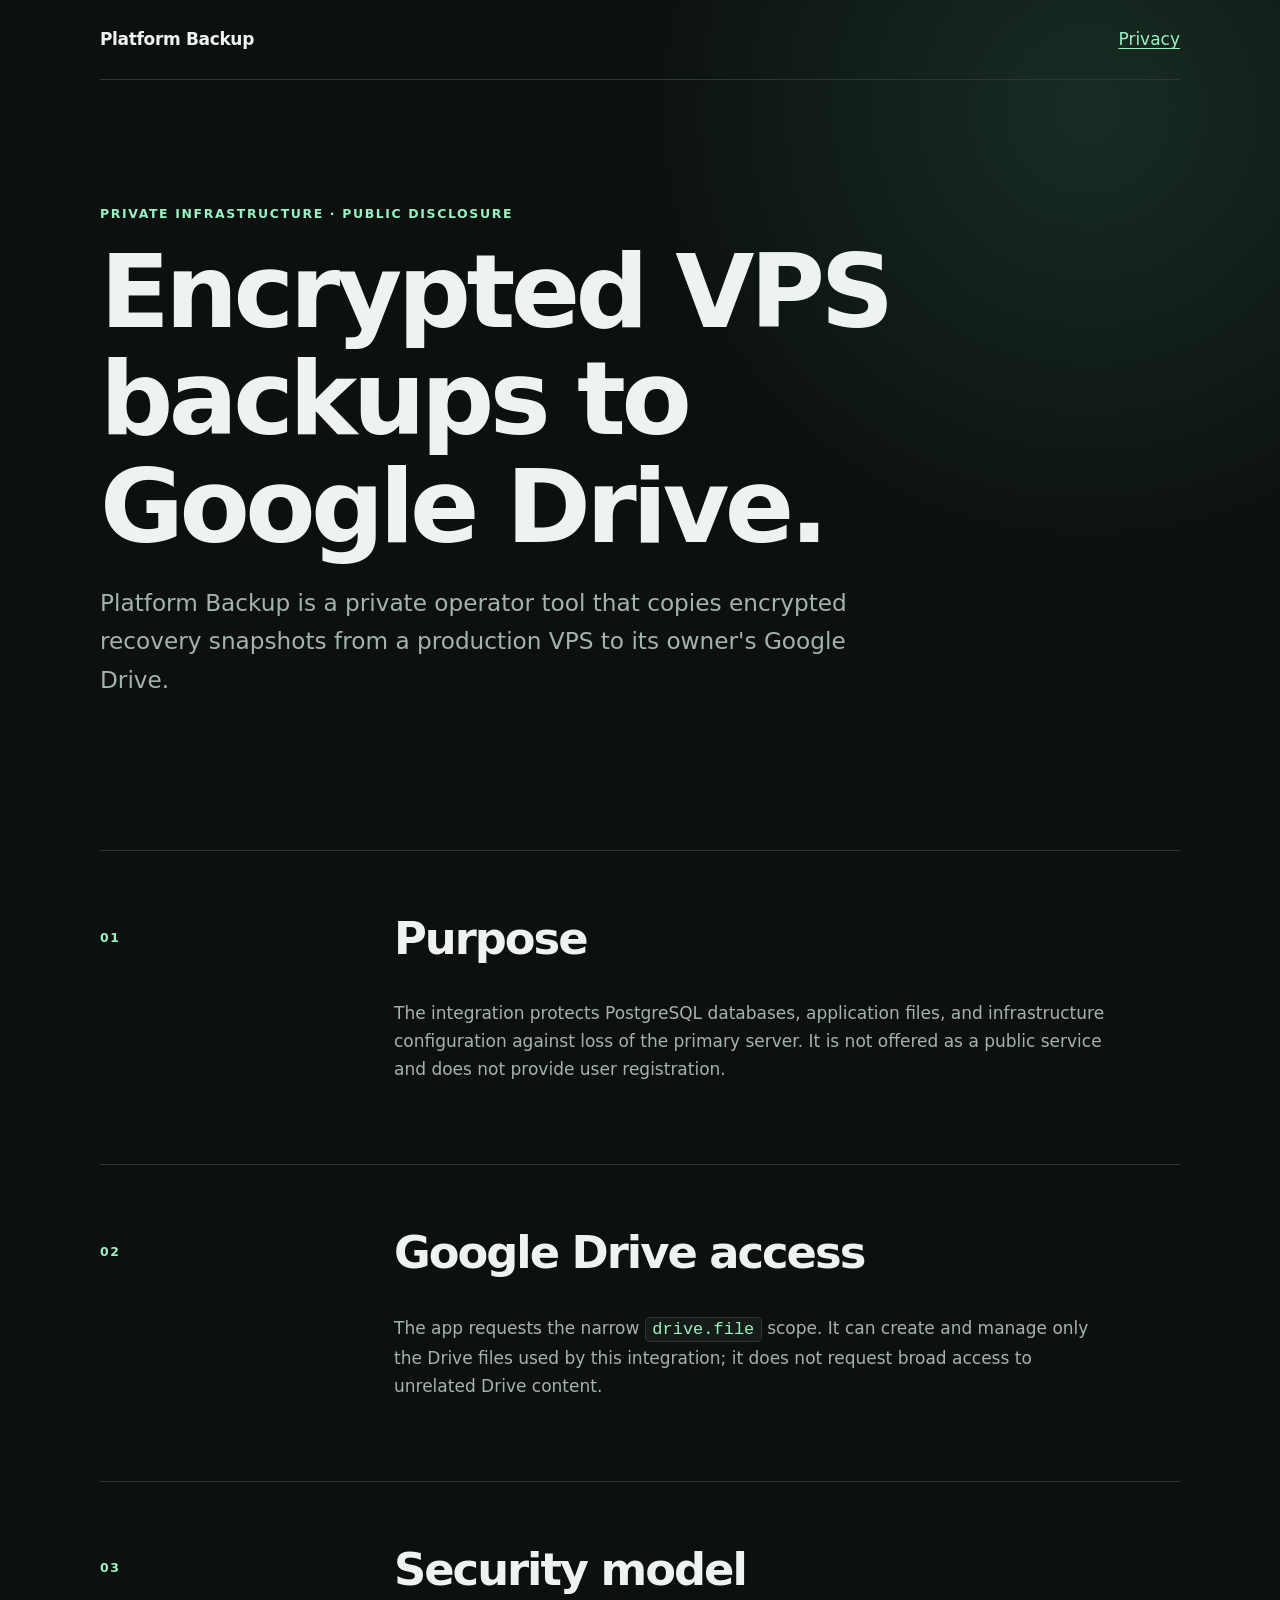
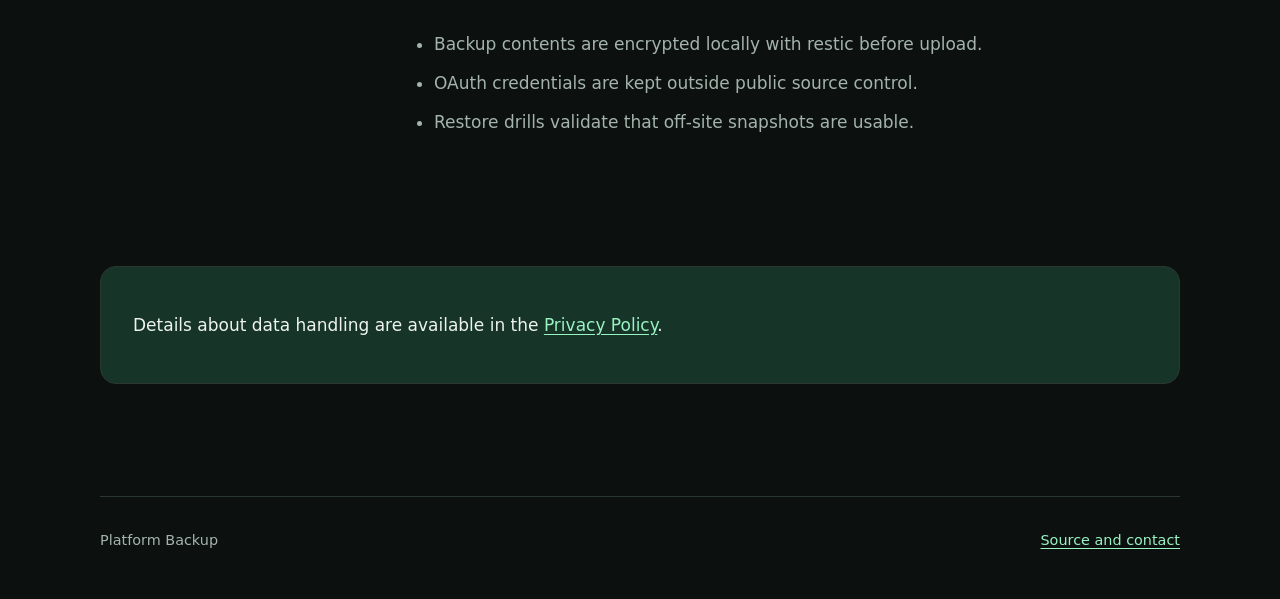
<file: index.html>
<!doctype html>
<html lang="en">
  <head>
    <meta charset="utf-8">
    <meta name="viewport" content="width=device-width, initial-scale=1">
    <meta name="description" content="Public information for the platform-prod-backup Google Drive integration.">
    <title>Platform Backup</title>
    <link rel="stylesheet" href="styles.css">
  </head>
  <body>
    <header class="hero">
      <nav aria-label="Primary navigation">
        <a class="brand" href="./">Platform Backup</a>
        <a href="privacy.html">Privacy</a>
      </nav>
      <div class="hero-copy">
        <p class="eyebrow">Private infrastructure · public disclosure</p>
        <h1>Encrypted VPS backups to Google Drive.</h1>
        <p class="lead">
          Platform Backup is a private operator tool that copies encrypted
          recovery snapshots from a production VPS to its owner's Google Drive.
        </p>
      </div>
    </header>

    <main>
      <section aria-labelledby="purpose">
        <p class="section-number">01</p>
        <div>
          <h2 id="purpose">Purpose</h2>
          <p>
            The integration protects PostgreSQL databases, application files,
            and infrastructure configuration against loss of the primary
            server. It is not offered as a public service and does not provide
            user registration.
          </p>
        </div>
      </section>

      <section aria-labelledby="access">
        <p class="section-number">02</p>
        <div>
          <h2 id="access">Google Drive access</h2>
          <p>
            The app requests the narrow <code>drive.file</code> scope. It can
            create and manage only the Drive files used by this integration;
            it does not request broad access to unrelated Drive content.
          </p>
        </div>
      </section>

      <section aria-labelledby="security">
        <p class="section-number">03</p>
        <div>
          <h2 id="security">Security model</h2>
          <ul>
            <li>Backup contents are encrypted locally with restic before upload.</li>
            <li>OAuth credentials are kept outside public source control.</li>
            <li>Restore drills validate that off-site snapshots are usable.</li>
          </ul>
        </div>
      </section>

      <aside>
        <p>
          Details about data handling are available in the
          <a href="privacy.html">Privacy Policy</a>.
        </p>
      </aside>
    </main>

    <footer>
      <span>Platform Backup</span>
      <a href="https://github.com/ArtemBas-web/platform-backup-oauth">Source and contact</a>
    </footer>
  </body>
</html>
</file>
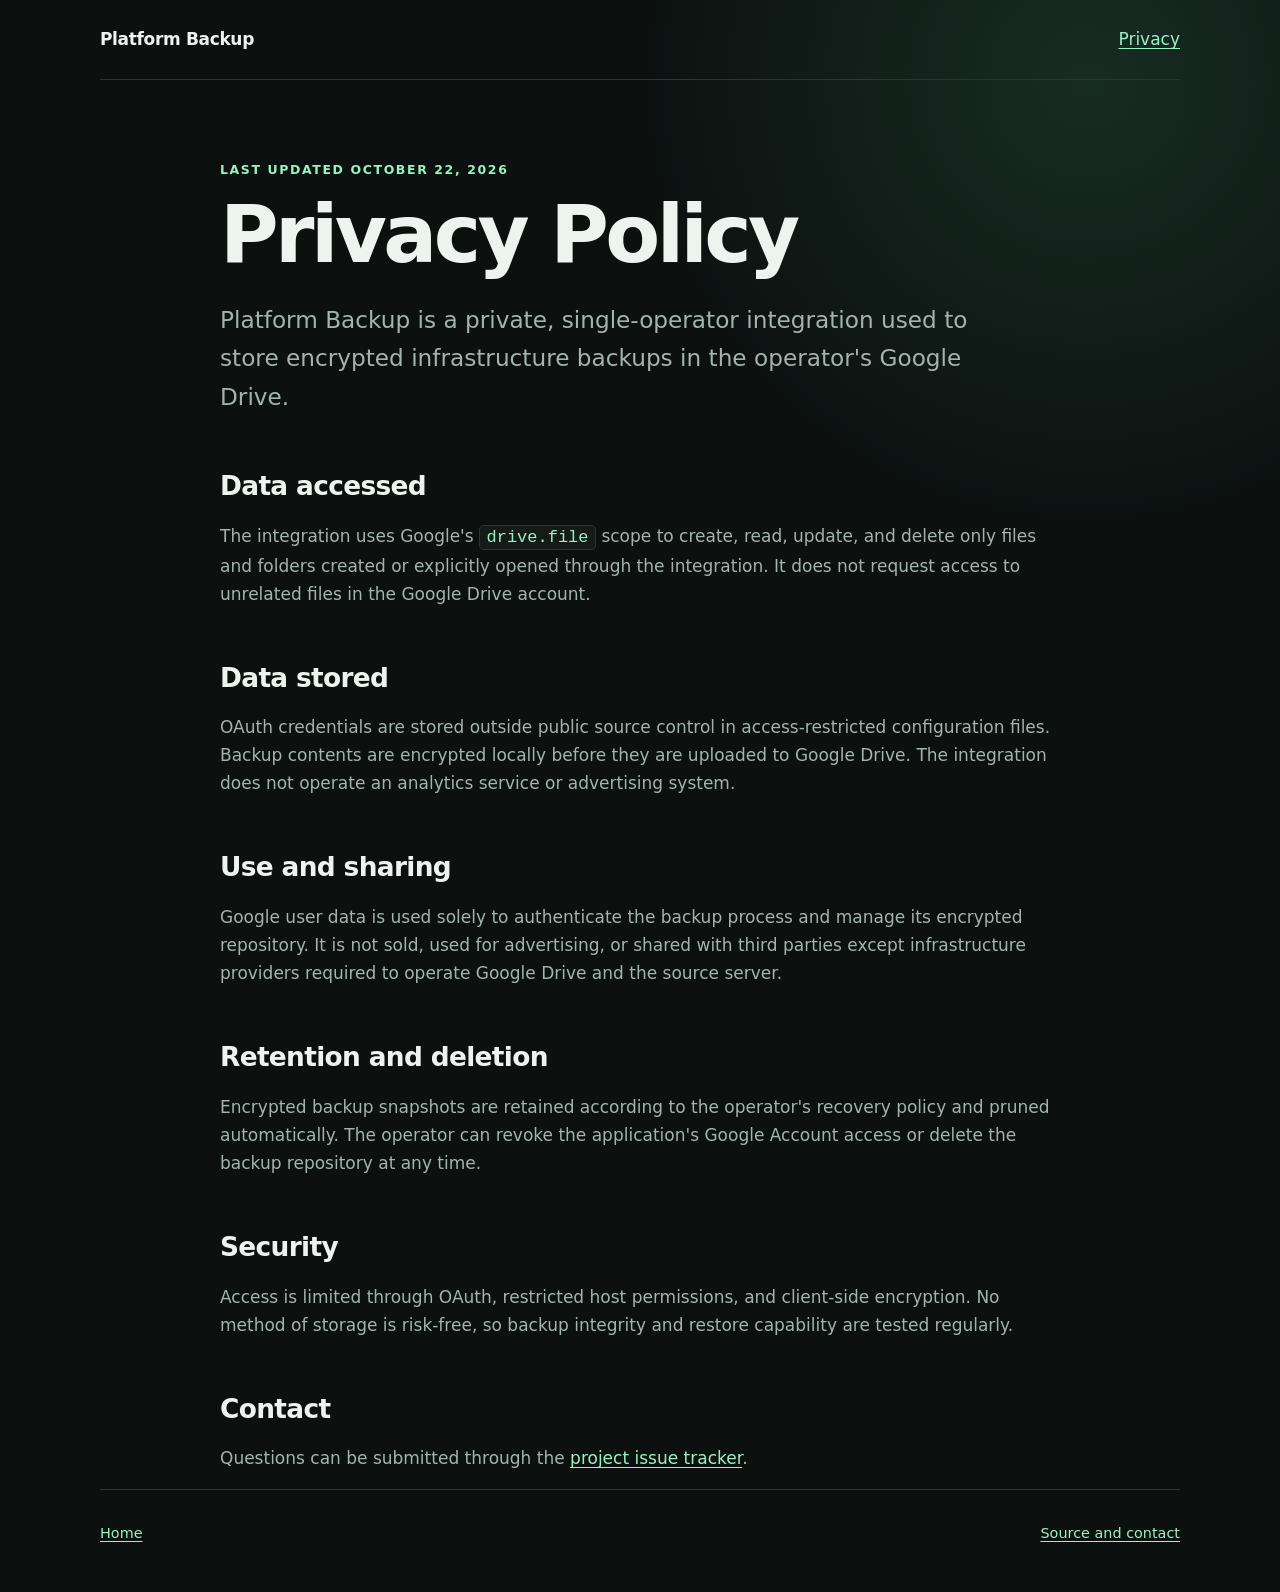
<file: privacy.html>
<!doctype html>
<html lang="en">
  <head>
    <meta charset="utf-8">
    <meta name="viewport" content="width=device-width, initial-scale=1">
    <meta name="description" content="Privacy Policy for the Platform Backup Google Drive integration.">
    <title>Privacy Policy · Platform Backup</title>
    <link rel="stylesheet" href="styles.css">
  </head>
  <body>
    <header class="compact-header">
      <nav aria-label="Primary navigation">
        <a class="brand" href="./">Platform Backup</a>
        <a aria-current="page" href="privacy.html">Privacy</a>
      </nav>
    </header>

    <main class="policy">
      <p class="eyebrow">Last updated October 22, 2026</p>
      <h1>Privacy Policy</h1>
      <p class="lead">
        Platform Backup is a private, single-operator integration used to store
        encrypted infrastructure backups in the operator's Google Drive.
      </p>

      <h2>Data accessed</h2>
      <p>
        The integration uses Google's <code>drive.file</code> scope to create,
        read, update, and delete only files and folders created or explicitly
        opened through the integration. It does not request access to unrelated
        files in the Google Drive account.
      </p>

      <h2>Data stored</h2>
      <p>
        OAuth credentials are stored outside public source control in
        access-restricted configuration files. Backup contents are encrypted
        locally before they are uploaded to Google Drive. The integration does
        not operate an analytics service or advertising system.
      </p>

      <h2>Use and sharing</h2>
      <p>
        Google user data is used solely to authenticate the backup process and
        manage its encrypted repository. It is not sold, used for advertising,
        or shared with third parties except infrastructure providers required
        to operate Google Drive and the source server.
      </p>

      <h2>Retention and deletion</h2>
      <p>
        Encrypted backup snapshots are retained according to the operator's
        recovery policy and pruned automatically. The operator can revoke the
        application's Google Account access or delete the backup repository at
        any time.
      </p>

      <h2>Security</h2>
      <p>
        Access is limited through OAuth, restricted host permissions, and
        client-side encryption. No method of storage is risk-free, so backup
        integrity and restore capability are tested regularly.
      </p>

      <h2>Contact</h2>
      <p>
        Questions can be submitted through the
        <a href="https://github.com/ArtemBas-web/platform-backup-oauth/issues">project issue tracker</a>.
      </p>
    </main>

    <footer>
      <a href="./">Home</a>
      <a href="https://github.com/ArtemBas-web/platform-backup-oauth">Source and contact</a>
    </footer>
  </body>
</html>
</file>
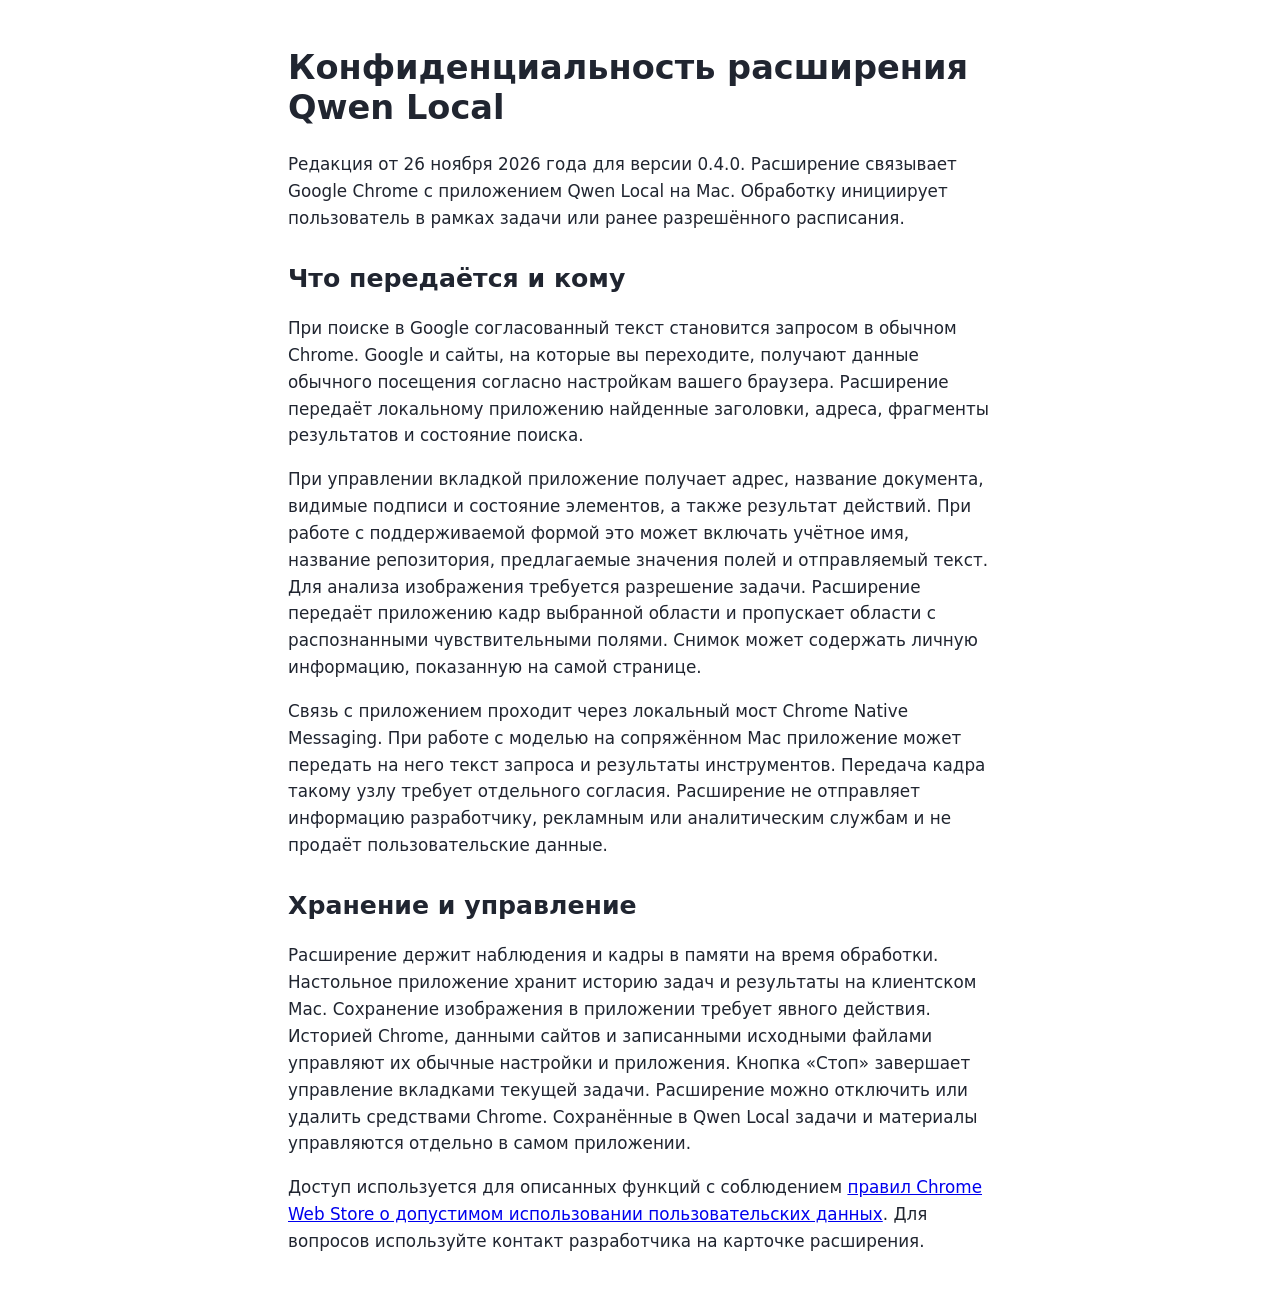
<file: qwen-local/privacy.html>
<!doctype html>
<html lang="ru">
<meta charset="utf-8">
<meta name="viewport" content="width=device-width,initial-scale=1">
<title>Конфиденциальность расширения Qwen Local</title>
<style>body{max-width:44rem;margin:3rem auto;padding:0 1.3rem;font:1.05rem/1.6 system-ui;color:#202530}h1,h2{line-height:1.2}h2{margin-top:2rem}footer{margin-top:2rem}</style>
<main>
<h1>Конфиденциальность расширения Qwen Local</h1>
<p>Редакция от 26 ноября 2026 года для версии 0.4.0. Расширение связывает Google Chrome с приложением Qwen Local на Mac. Обработку инициирует пользователь в рамках задачи или ранее разрешённого расписания.</p>
<h2>Что передаётся и кому</h2>
<p>При поиске в Google согласованный текст становится запросом в обычном Chrome. Google и сайты, на которые вы переходите, получают данные обычного посещения согласно настройкам вашего браузера. Расширение передаёт локальному приложению найденные заголовки, адреса, фрагменты результатов и состояние поиска.</p>
<p>При управлении вкладкой приложение получает адрес, название документа, видимые подписи и состояние элементов, а также результат действий. При работе с поддерживаемой формой это может включать учётное имя, название репозитория, предлагаемые значения полей и отправляемый текст. Для анализа изображения требуется разрешение задачи. Расширение передаёт приложению кадр выбранной области и пропускает области с распознанными чувствительными полями. Снимок может содержать личную информацию, показанную на самой странице.</p>
<p>Связь с приложением проходит через локальный мост Chrome Native Messaging. При работе с моделью на сопряжённом Mac приложение может передать на него текст запроса и результаты инструментов. Передача кадра такому узлу требует отдельного согласия. Расширение не отправляет информацию разработчику, рекламным или аналитическим службам и не продаёт пользовательские данные.</p>
<h2>Хранение и управление</h2>
<p>Расширение держит наблюдения и кадры в памяти на время обработки. Настольное приложение хранит историю задач и результаты на клиентском Mac. Сохранение изображения в приложении требует явного действия. Историей Chrome, данными сайтов и записанными исходными файлами управляют их обычные настройки и приложения. Кнопка «Стоп» завершает управление вкладками текущей задачи. Расширение можно отключить или удалить средствами Chrome. Сохранённые в Qwen Local задачи и материалы управляются отдельно в самом приложении.</p>
<p>Доступ используется для описанных функций с соблюдением <a href="https://developer.chrome.com/docs/webstore/program-policies/limited-use">правил Chrome Web Store о допустимом использовании пользовательских данных</a>. Для вопросов используйте контакт разработчика на карточке расширения.</p>
</main>
</html>
</file>
<file: styles.css>
:root {
  color-scheme: dark;
  --background: #0c1110;
  --surface: #141b19;
  --text: #edf3ef;
  --muted: #a4b3ac;
  --line: #2a3732;
  --accent: #99f2c2;
  --accent-dark: #173428;
  font-family: Inter, ui-sans-serif, system-ui, -apple-system, BlinkMacSystemFont,
    "Segoe UI", sans-serif;
}

* {
  box-sizing: border-box;
}

body {
  margin: 0;
  background:
    radial-gradient(circle at 85% 5%, rgba(86, 189, 137, 0.16), transparent 28rem),
    var(--background);
  color: var(--text);
  font-size: 17px;
  line-height: 1.65;
}

a {
  color: var(--accent);
  text-underline-offset: 0.2em;
}

nav,
main,
footer,
.hero-copy {
  width: min(1080px, calc(100% - 2.5rem));
  margin-inline: auto;
}

nav {
  min-height: 5rem;
  display: flex;
  align-items: center;
  justify-content: space-between;
  border-bottom: 1px solid var(--line);
}

.brand {
  color: var(--text);
  font-weight: 700;
  text-decoration: none;
  letter-spacing: -0.02em;
}

.hero-copy {
  padding: 7rem 0 8rem;
}

.compact-header {
  margin-bottom: 5rem;
}

.eyebrow,
.section-number {
  color: var(--accent);
  font-size: 0.78rem;
  font-weight: 700;
  letter-spacing: 0.13em;
  text-transform: uppercase;
}

h1,
h2 {
  line-height: 1.05;
  letter-spacing: -0.045em;
}

h1 {
  max-width: 900px;
  margin: 0.45rem 0 1.5rem;
  font-size: clamp(3rem, 8vw, 6.4rem);
}

h2 {
  margin-top: 0;
  font-size: clamp(1.8rem, 4vw, 2.8rem);
}

.lead {
  max-width: 760px;
  color: var(--muted);
  font-size: clamp(1.15rem, 2.4vw, 1.45rem);
}

main > section {
  display: grid;
  grid-template-columns: minmax(5rem, 1fr) minmax(0, 3fr);
  gap: 2rem;
  padding: 4rem 0;
  border-top: 1px solid var(--line);
}

main section div > p,
main section ul {
  max-width: 720px;
  color: var(--muted);
}

li + li {
  margin-top: 0.7rem;
}

code {
  padding: 0.12em 0.38em;
  border: 1px solid var(--line);
  border-radius: 0.3rem;
  background: var(--surface);
  color: var(--accent);
}

aside {
  margin: 3rem 0 7rem;
  padding: 1.7rem 2rem;
  border: 1px solid var(--line);
  border-radius: 1rem;
  background: var(--accent-dark);
}

.policy {
  max-width: 840px;
}

.policy h1 {
  font-size: clamp(3rem, 7vw, 5rem);
}

.policy h2 {
  margin-top: 3.5rem;
  font-size: 1.65rem;
  letter-spacing: -0.025em;
}

.policy p:not(.eyebrow, .lead) {
  color: var(--muted);
}

footer {
  display: flex;
  justify-content: space-between;
  gap: 1rem;
  padding: 2rem 0 3rem;
  border-top: 1px solid var(--line);
  color: var(--muted);
  font-size: 0.9rem;
}

@media (max-width: 640px) {
  .hero-copy {
    padding: 5rem 0 6rem;
  }

  main > section {
    grid-template-columns: 1fr;
    gap: 0.75rem;
    padding: 3rem 0;
  }

  footer {
    flex-direction: column;
  }
}
</file>
